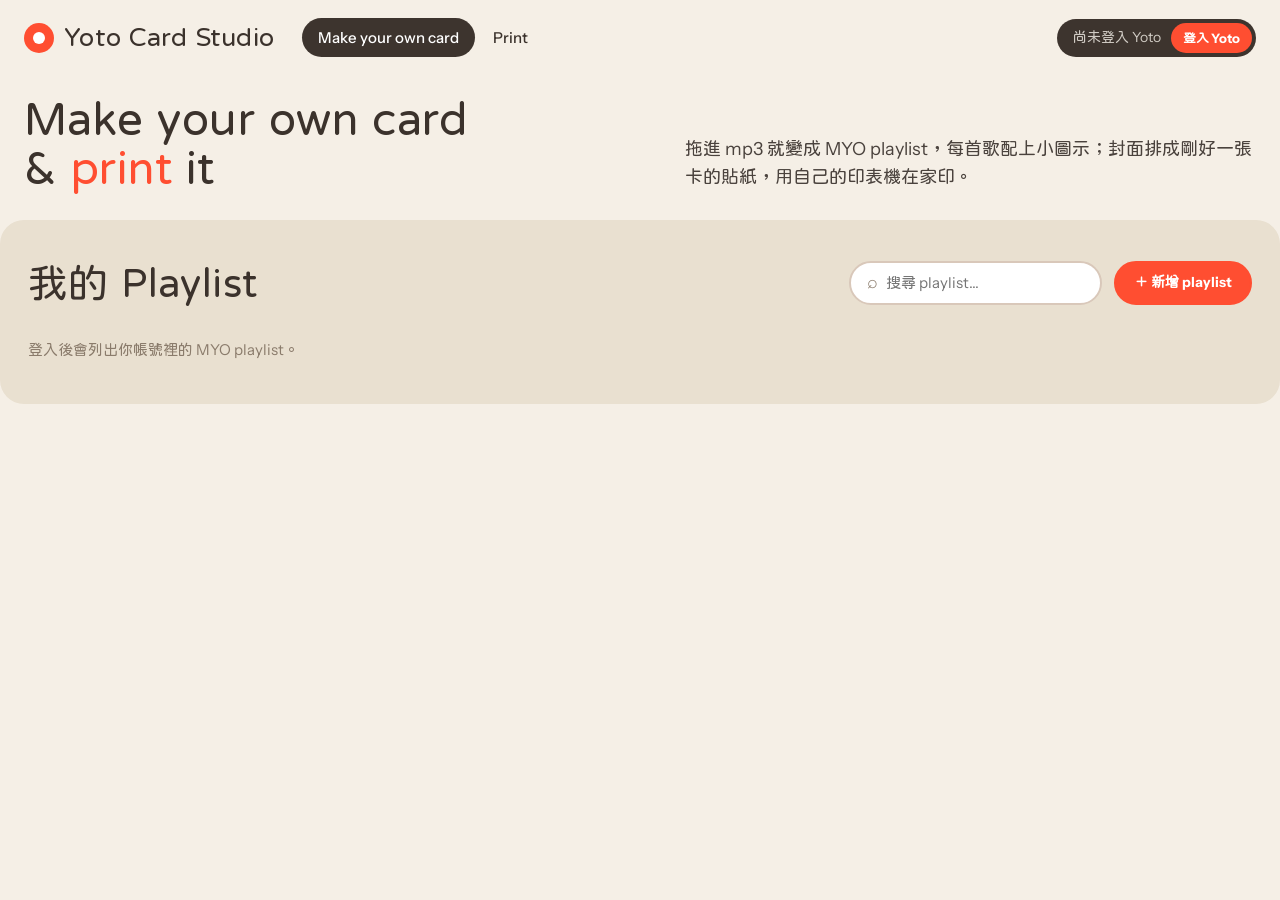
<file: index.html>
<!doctype html>
<html lang="zh-Hant">
<head>
<meta charset="utf-8">
<meta name="viewport" content="width=device-width, initial-scale=1">
<title>Yoto Card Studio</title>
<link rel="icon" href="data:image/svg+xml,%3Csvg xmlns='http://www.w3.org/2000/svg' viewBox='0 0 16 16'%3E%3Crect width='16' height='16' rx='3' fill='%23ff4e31'/%3E%3Ccircle cx='8' cy='8' r='3' fill='%23fff'/%3E%3C/svg%3E">
<link rel="preconnect" href="https://fonts.googleapis.com">
<link rel="preconnect" href="https://fonts.gstatic.com" crossorigin>
<link rel="stylesheet" href="https://fonts.googleapis.com/css2?family=Chewy&family=Huninn&family=Instrument+Sans:wght@400..700&display=swap">
<link rel="stylesheet" href="style.css">
</head>
<body>
<header class="topbar">
  <div class="brand"><span class="logo-dot"></span><h1>Yoto Card Studio</h1></div>
  <nav class="tabs">
    <button data-tab="playlists" class="active">Make your own card</button>
    <button data-tab="print">Print</button>
  </nav>
  <div class="account" id="account">
    <span id="account-status" class="muted">尚未登入 Yoto</span>
    <button id="btn-login" class="small">登入 Yoto</button>
    <button id="btn-logout" class="small ghost hidden">登出</button>
  </div>
</header>

<section class="hero">
  <h2>Make your own card<br>&amp; <em>print</em> it</h2>
  <p>拖進 mp3 就變成 MYO playlist，每首歌配上小圖示；封面排成剛好一張卡的貼紙，用自己的印表機在家印。</p>
</section>

<main>
  <!-- ① Make your own card（playlist） -->
  <section id="tab-playlists" class="tab active">
    <div id="playlist-list-view">
      <div class="list-head">
        <h2>我的 Playlist</h2>
        <div class="list-tools">
          <label class="search"><span aria-hidden="true">⌕</span><input id="playlist-search" type="search" placeholder="搜尋 playlist…" autocomplete="off"></label>
          <button id="btn-new-playlist" class="primary">＋ 新增 playlist</button>
        </div>
      </div>
      <p class="muted" id="playlist-list-hint">登入後會列出你帳號裡的 MYO playlist。</p>
      <ul id="playlist-list" class="cards"></ul>
    </div>

    <div id="playlist-edit-view" class="hidden">
      <div class="edit-topbar">
        <button id="btn-back-list" class="bare">‹ 回列表</button>
        <div class="edit-topbar-actions">
          <span class="muted small" id="edit-card-id"></span>
          <button id="btn-upload" class="primary">上傳到 Yoto</button>
        </div>
      </div>
      <div class="edit-layout">
        <aside class="edit-side">
          <div class="cover-box">
            <label class="cover" title="點擊更換封面">
              <img id="edit-cover" alt="" hidden>
              <span id="edit-cover-empty">＋ 封面圖<small>5:8 直式，會自動調整</small></span>
              <input id="cover-input" type="file" accept="image/*" hidden>
            </label>
            <label for="cover-input" class="cover-action">⇪ 更換封面</label>
          </div>
          <div class="side-fields">
            <label class="field">
              <span>分類</span>
              <select id="edit-category"></select>
            </label>
            <label class="field">
              <span>作者／演出</span>
              <input id="edit-author" type="text" placeholder="選填" maxlength="80">
            </label>
          </div>
        </aside>
        <section class="edit-main">
          <input id="edit-title" class="title-input" type="text" placeholder="Playlist 名稱" maxlength="80" aria-label="Playlist 名稱">
          <textarea id="edit-description" class="desc-input" rows="3" placeholder="描述（選填，會顯示在 Yoto App 裡）" aria-label="描述"></textarea>
          <div id="dropzone" class="tracks-panel">
            <div class="tracks-actions">
              <label class="btn primary">上傳 mp3<input id="file-input" type="file" accept="audio/mpeg,.mp3" multiple hidden></label>
              <label class="btn secondary">選擇整個資料夾<input id="folder-input" type="file" webkitdirectory multiple hidden></label>
            </div>
            <div class="tracks-head">
              <span id="edit-summary"></span>
              <span class="small muted">拖曳 ≡ 調整順序・點圖示換圖</span>
            </div>
            <ol id="track-list" class="tracks"></ol>
            <p class="drop-hint">也可以直接把 mp3 或整個資料夾拖進這個框。選資料夾會照檔名排序，裡面的 cover 圖自動當封面</p>
          </div>
          <div id="upload-log" class="log hidden"></div>
        </section>
      </div>
    </div>
  </section>
      </div>
    </div>
  </section>

  <!-- 列印標籤 -->
  <section id="tab-print" class="tab">
    <h2>列印卡片標籤</h2>
    <p class="muted">勾選要印的 playlist，卡片會依序排進右邊的畫布（清單右側的數字是排在第幾格），再到畫布上拖曳調整位置。每格跟 NFC 卡一樣大。</p>
    <div class="print-layout">
      <div class="print-controls">
        <label class="field layout-field">
          <span>紙張版型</span>
          <select id="print-layout"></select>
        </label>
        <p class="muted die-only paper-hint">座標是照<a href="https://shopee.tw/product/1228844109/27958401501" target="_blank" rel="noopener">這家的悠遊卡尺寸模切貼紙</a>量的，買這款就能直接印。</p>
        <ul id="print-list" class="print-list"><li class="muted">登入後會列出你的 playlist。</li></ul>
        <div class="print-options">
          <label class="field cut-only">
            <span>卡片間距</span>
            <select id="print-gap">
              <option value="3" selected>3 mm（好剪，建議）</option>
              <option value="0">0 mm（一刀剪兩張）</option>
              <option value="6">6 mm</option>
            </select>
          </label>
          <label class="field die-only">
            <span>出血</span>
            <select id="print-bleed-mm">
              <option value="2" selected>2 mm（建議，模切偏一點也不露白）</option>
              <option value="1">1 mm</option>
              <option value="0">不加</option>
            </select>
          </label>
          <label class="check cut-only"><input type="checkbox" id="print-bleed" checked> 出血 1 mm（剪歪也不露白）</label>
          <label class="check cut-only"><input type="checkbox" id="print-marks" checked> 裁切標記</label>
        </div>
        <details class="print-calib die-only">
          <summary>印表機校正（第一次使用必做）</summary>
          <ol class="small">
            <li>用<strong>一般 A4 紙</strong>按「印校正頁」。</li>
            <li>把印好的紙疊在貼紙紙上，對著光看框線有沒有對齊貼紙的模切線。</li>
            <li>偏了就在下面輸入位移（往右／往下為正），再印一次確認。設定會記住。</li>
          </ol>
          <div class="row gap">
            <label class="field"><span>X 位移（mm）</span><input type="number" id="print-offx" step="0.25" value="0"></label>
            <label class="field"><span>Y 位移（mm）</span><input type="number" id="print-offy" step="0.25" value="0"></label>
          </div>
          <button id="btn-calib" class="ghost">印校正頁</button>
        </details>
        <div class="row between">
          <span id="print-summary" class="muted"></span>
          <button id="btn-print" class="primary" disabled>列印</button>
        </div>
        <p class="muted small" id="print-hint"></p>
        <div class="export-box">
          <h3>送 ibon 列印</h3>
          <p class="small" id="export-hint"></p>
          <button id="btn-ibon-upload" class="primary hidden" disabled>上傳到 ibon，取得取件編號</button>
          <button id="btn-export-ibon" class="primary" disabled>下載並開啟 ibon 上傳頁</button>
          <div id="ibon-result" class="ibon-result hidden"></div>
          <div class="row gap export-more">
            <span class="small muted">只下載：</span>
            <button id="btn-export-pdf" class="small ghost" disabled>PDF</button>
            <button id="btn-export-jpg" class="small ghost" disabled>JPG</button>
          </div>
          <p class="small muted" id="export-status"></p>
        </div>
      </div>
      <section class="print-canvas">
        <div class="canvas-bar">
          <h3>排版畫布</h3>
          <span class="small muted">拖曳卡片到其他格子就能換位置，拖到空格也可以</span>
        </div>
        <div id="print-preview" class="print-preview"></div>
      </section>
    </div>
  </section>
</main>

<div id="toast" class="toast hidden"></div>
<!-- 列印時只顯示這裡（見 style.css 的 @media print） -->
<div id="print-sheets" aria-hidden="true"></div>
<script type="module" src="app.js"></script>
</body>
</html>
</file>
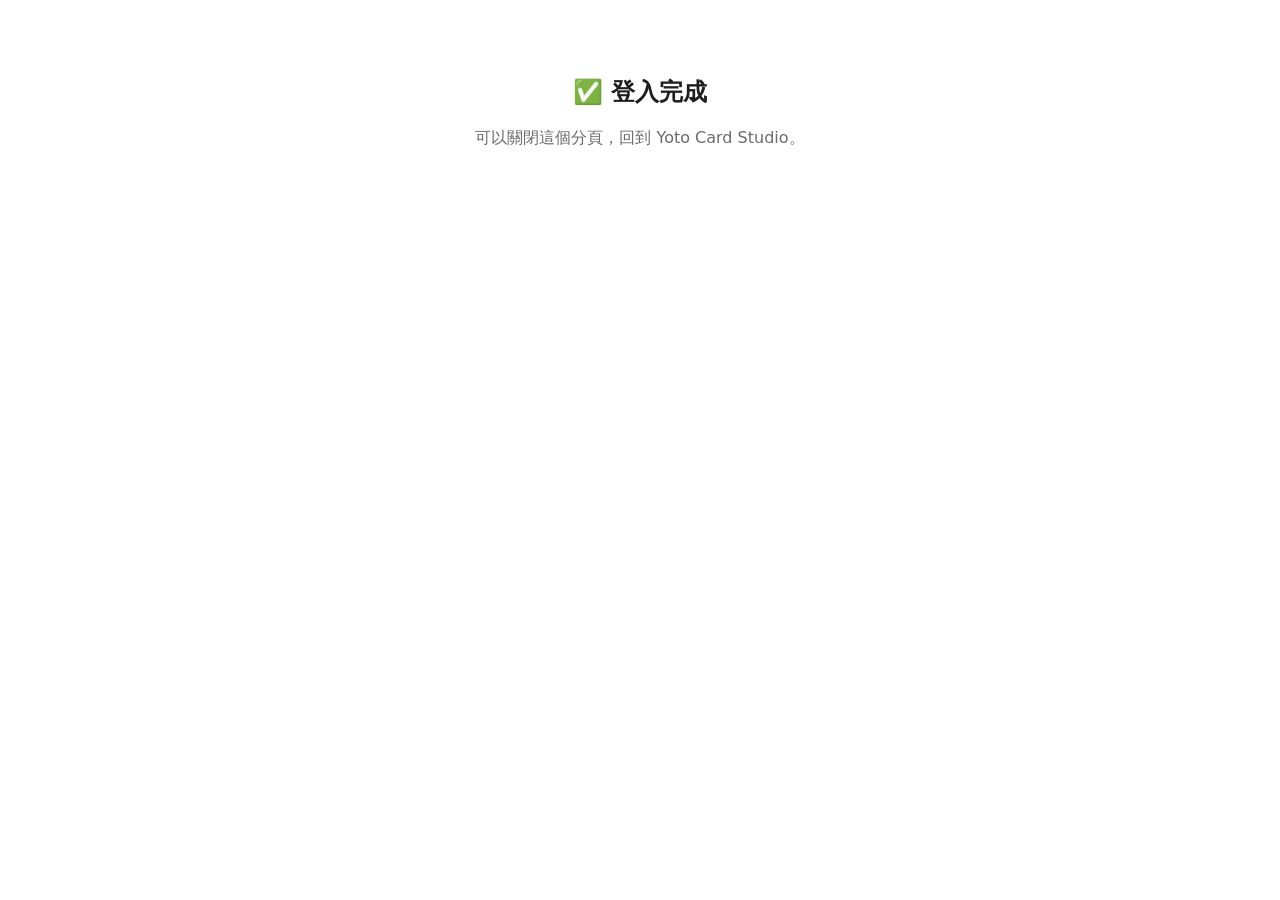
<file: callback.html>
<!doctype html>
<html lang="zh-Hant">
<head>
<meta charset="utf-8">
<title>Yoto 登入</title>
<style>body{font:16px -apple-system,system-ui,sans-serif;padding:3rem;text-align:center;color:#1e1e1e}</style>
</head>
<body>
<h2 id="msg">登入處理中…</h2>
<p id="sub" style="color:#6b6b6b"></p>
<script>
  const p = new URLSearchParams(location.search);
  const payload = {
    code: p.get('code'),
    state: p.get('state'),
    error: p.get('error'),
    error_description: p.get('error_description'),
  };
  const ch = new BroadcastChannel('yoto-auth');
  ch.postMessage(payload);
  ch.close();
  if (payload.error) {
    document.getElementById('msg').textContent = '登入失敗';
    document.getElementById('sub').textContent = payload.error_description || payload.error;
  } else {
    document.getElementById('msg').textContent = '✅ 登入完成';
    document.getElementById('sub').textContent = '可以關閉這個分頁，回到 Yoto Card Studio。';
    setTimeout(() => window.close(), 1500);
  }
</script>
</body>
</html>
</file>
<file: style.css>
:root {
  /* 配色參考 yotolabels.com：奶油底、暖棕文字、番茄橘重點色 */
  --bg: #f5efe6;          /* 頁面底色 */
  --surface: #e9e0d0;     /* 工作區大圓角面板 */
  --panel: #fbf7f0;       /* 卡片、清單項目 */
  --field: #ffffff;       /* 輸入框 */
  --heading: #3b322c;
  --text: #4a423d;
  --muted: #8a7b6b;
  --line: #d9c8ba;
  --accent: #ff4e31;
  --accent-dark: #e8401f;
  --accent-soft: #fff0eb;
  --dark: #3d342e;
  --ok: #3f8f5a;
  --warn-bg: #fff4dc;
  --warn-line: #ecc77a;
  --err: #d23a22;
  --radius: 16px;
  --display: "Chewy", "Huninn", "Instrument Sans", system-ui, sans-serif;
  font-family: "Instrument Sans", "Huninn", -apple-system, "PingFang TC", "Noto Sans TC", system-ui, sans-serif;
}
* { box-sizing: border-box; }
body { margin: 0; background: var(--bg); color: var(--text); font-size: 15px; line-height: 1.55; }
h1, h2, h3 { color: var(--heading); font-family: var(--display); font-weight: 400; letter-spacing: .01em; }
h1 { font-size: 26px; margin: 0; line-height: 1; }
h2 { font-size: 28px; margin: 0 0 12px; }
h3 { font-size: 19px; margin: 0 0 6px; }
.muted { color: var(--muted); }
.hidden { display: none !important; }

.topbar {
  display: flex; align-items: center; gap: 28px; flex-wrap: wrap;
  max-width: 1440px; margin: 0 auto; padding: 18px 24px;
}
.brand { display: flex; align-items: center; gap: 10px; }
.brand .logo-dot { width: 30px; height: 30px; border-radius: 50%; background: var(--accent); display: grid; place-items: center; }
.brand .logo-dot::after { content: ""; width: 12px; height: 12px; border-radius: 50%; background: #fff; }
.tabs { display: flex; gap: 2px; flex: 1; flex-wrap: wrap; }
.tabs button {
  background: none; border: none; padding: 8px 16px; border-radius: 999px;
  font-size: 15px; font-weight: 500; cursor: pointer; color: var(--heading);
}
.tabs button:hover { background: var(--surface); }
.tabs button.active { background: var(--dark); color: #fff; }
.account {
  display: flex; align-items: center; gap: 10px; background: var(--dark); color: #fff;
  border-radius: 999px; padding: 4px 4px 4px 16px; font-size: 14px;
}
.account .muted { color: rgba(251, 247, 240, .78); }
.account button { border: none; }
.account #btn-login { background: var(--accent); color: #fff; font-weight: 700; }
.account #btn-logout { background: transparent; color: #fff; }

.hero {
  max-width: 1440px; margin: 8px auto 0; padding: 12px 24px 28px;
  display: grid; grid-template-columns: 1.1fr 1fr; gap: 32px; align-items: end;
}
.hero h2 { font-size: 46px; line-height: 1.05; margin: 0; }
.hero h2 em { font-style: normal; color: var(--accent); }
.hero p { margin: 0; font-size: 18px; color: var(--text); }

main {
  max-width: 1440px; margin: 0 auto 48px; padding: 28px;
  background: var(--surface); border-radius: 24px;
}
.tab { display: none; }
.tab.active { display: block; }
#tab-cards, #tab-reader { max-width: 860px; margin: 0 auto; }

button {
  font: inherit; font-size: 14px; font-weight: 600; cursor: pointer; border-radius: 999px; padding: 9px 18px;
  border: 2px solid var(--line); background: var(--field); color: var(--heading);
  transition: background .15s, border-color .15s, transform .1s;
}
button:not(:disabled):active { transform: translateY(1px); }
button:not(:disabled):hover { border-color: var(--muted); }
button:disabled { opacity: .45; cursor: not-allowed; }
button.primary { background: var(--accent); border-color: var(--accent); color: #fff; font-weight: 700; }
button.primary:not(:disabled):hover { background: var(--accent-dark); border-color: var(--accent-dark); }
button.ghost { background: var(--field); }
button.small { padding: 5px 12px; font-size: 13px; }
button.danger { color: var(--err); }

.row { display: flex; align-items: center; }
.row.between { justify-content: space-between; }
.row.gap { gap: 12px; }

.status { padding: 3px 12px; border-radius: 999px; font-size: 13px; background: var(--panel); }
.status.on { background: #dff3e6; color: var(--ok); }
.status.off { background: var(--panel); color: var(--muted); }

.kv { display: grid; grid-template-columns: 120px 1fr; gap: 4px 12px; margin: 16px 0; }
.kv dt { color: var(--muted); }
.kv dd { margin: 0; font-family: ui-monospace, Menlo, monospace; word-break: break-all; }

.notice {
  background: var(--panel); border: 1px solid var(--line); border-radius: var(--radius);
  padding: 12px 16px; margin: 12px 0;
}
.notice.warn { background: var(--warn-bg); border-color: var(--warn-line); }
.help { margin-top: 24px; color: var(--muted); }
.help summary { cursor: pointer; }

.step { background: var(--panel); border: 1px solid var(--line); border-radius: var(--radius); padding: 16px; margin: 12px 0; }
.cardinfo { margin-top: 12px; font-family: ui-monospace, Menlo, monospace; font-size: 13px; }
.cardinfo .url { font-size: 15px; font-weight: 600; word-break: break-all; }
.log-list { list-style: none; padding: 0; margin: 12px 0 0; font-size: 14px; }
.log-list li { padding: 6px 0; border-top: 1px dashed var(--line); }
.log-list li.ok::before { content: "✓ "; color: var(--ok); }
.log-list li.err::before { content: "✖ "; color: var(--err); }

/* playlist */
/* playlist 列表：一張張卡片（5:8 封面，跟 Yoto App 一樣） */
.list-head { display: flex; align-items: center; justify-content: space-between; gap: 16px; flex-wrap: wrap; margin: 4px 0 24px; }
.list-head h2 { font-size: 40px; margin: 0; }
.list-tools { display: flex; align-items: center; gap: 12px; }
.search { display: flex; align-items: center; gap: 6px; height: 44px; padding: 0 16px; border-radius: 999px; background: var(--field); border: 2px solid var(--line); }
.search:focus-within { border-color: var(--accent); }
.search span { color: var(--muted); font-size: 18px; }
.search input { border: none; outline: none; background: transparent; font: inherit; font-size: 15px; width: 200px; color: var(--text); }
.cards { list-style: none; padding: 0; margin: 0; display: grid; gap: 36px 32px; grid-template-columns: repeat(auto-fill, minmax(180px, 1fr)); }
.cards li { display: flex; flex-direction: column; gap: 4px; cursor: pointer; min-width: 0; }
.card-cover {
  position: relative; aspect-ratio: 5 / 8; border-radius: 22px; overflow: hidden;
  background: var(--panel); border: 1px solid var(--line);
  box-shadow: 0 2px 6px rgba(59, 50, 44, .08); transition: transform .15s, box-shadow .15s;
}
.cards li:hover .card-cover { transform: translateY(-3px) rotate(-1deg); box-shadow: 0 12px 26px rgba(59, 50, 44, .18); }
.card-cover img { width: 100%; height: 100%; object-fit: fill; display: block; } /* 跟 App 一樣直接填滿 */
.card-cover .no-img { position: absolute; inset: 0; display: grid; place-items: center; padding: 12px; text-align: center; color: var(--muted); font-size: 14px; }
/* 前面加 .cards 提高優先順序，蓋過 button.small 的 padding，✕ 才會置中 */
.cards .card-delete {
  position: absolute; top: 8px; right: 8px; width: 30px; height: 30px; padding: 0; border-radius: 50%;
  border: none; background: rgba(255, 255, 255, .92); color: var(--err);
  display: grid; place-items: center; font-size: 14px; line-height: 1;
  opacity: 0; transition: opacity .15s;
}
.cards .card-delete svg { width: 12px; height: 12px; display: block; }
.cards li:hover .card-delete, .card-delete:focus-visible { opacity: 1; }
@media (hover: none) { .cards .card-delete { opacity: 1; } }
.card-title { color: var(--heading); font-size: 17px; line-height: 1.3; margin-top: 10px;
  display: -webkit-box; -webkit-line-clamp: 2; -webkit-box-orient: vertical; overflow: hidden; }
.card-meta { font-size: 14px; }
.field { display: block; margin: 12px 0; }
.field span { display: block; font-size: 13px; font-weight: 600; color: var(--heading); margin-bottom: 6px; }
.field input[type=text], .field select, .field textarea { width: 100%; font: inherit; font-size: 14px; color: var(--text); padding: 9px 12px; border: 1px solid var(--line); border-radius: 8px; background: var(--field); box-shadow: 0 1px 2px rgba(0,0,0,.05); }
.field input:focus, .field select:focus, .field textarea:focus { outline: 2px solid var(--accent); outline-offset: 1px; }
.field textarea { resize: vertical; }
.field.grow { flex: 1; }
/* 卡片內頁（參考 Yoto MYO）：上方回列表／上傳；左邊封面框＋分類作者，右邊大標題、描述、曲目面板 */
.edit-topbar { display: flex; align-items: center; justify-content: space-between; gap: 12px; margin: -4px 0 28px; }
.edit-topbar-actions { display: flex; align-items: center; gap: 14px; }
button.bare { border: none; background: none; padding: 6px 0; font-size: 17px; font-weight: 600; color: var(--heading); }
button.bare:hover { color: var(--accent); }
.edit-layout { display: grid; grid-template-columns: minmax(260px, 380px) minmax(0, 1fr); gap: 48px; align-items: start; }
.edit-side { position: sticky; top: 16px; display: grid; gap: 20px; }
.cover-box { background: var(--panel); border-radius: 22px; padding: 40px 48px 22px; display: grid; justify-items: center; gap: 14px; }
.cover {
  position: relative; width: min(100%, 200px); aspect-ratio: 5 / 8; border-radius: 16px; /* 5:8，跟 Yoto App 卡片格子一致 */
  border: 2px dashed var(--line); background: var(--field);
  display: flex; align-items: center; justify-content: center; color: var(--muted); cursor: pointer; overflow: hidden;
  box-shadow: 0 10px 26px rgba(59, 50, 44, .16);
}
.cover:has(img:not([hidden])) { border: none; }
.cover:hover { border-color: var(--accent); }
#edit-cover-empty { display: grid; gap: 4px; text-align: center; font-weight: 600; padding: 8px; }
#edit-cover-empty small { font-weight: 400; font-size: 12px; }
.cover-action { cursor: pointer; font-size: 15px; font-weight: 600; color: var(--heading); padding: 6px 12px; border-radius: 999px; }
.cover-action:hover { background: var(--surface); }
.side-fields { display: grid; grid-template-columns: 1fr 1fr; gap: 12px; }
.side-fields .field { margin: 0; min-width: 0; }
.side-fields select, .side-fields input[type=text] { height: 42px; }
.edit-main { min-width: 0; display: grid; gap: 16px; }
.title-input {
  width: 100%; font: inherit; font-family: var(--display); font-size: 52px; line-height: 1.1; color: var(--heading);
  border: 2px solid transparent; border-radius: 12px; background: transparent; padding: 2px 10px; margin-left: -12px;
}
.title-input:hover { border-color: var(--line); }
.title-input:focus { outline: none; border-color: var(--accent); background: var(--field); }
.desc-input { width: 100%; font: inherit; font-size: 16px; color: var(--text); padding: 14px 16px; border: 2px solid var(--line); border-radius: 12px; background: var(--field); resize: vertical; }
.desc-input:focus { outline: none; border-color: var(--accent); }
.tracks-panel { border: 2px solid var(--line); border-radius: 22px; background: var(--field); padding: 18px; display: grid; gap: 12px; margin-top: 8px; transition: border-color .15s, background .15s; }
.tracks-panel.over { border-color: var(--accent); background: var(--accent-soft); }
.tracks-actions { display: grid; grid-template-columns: 1fr 1fr; gap: 12px; }
label.btn { display: flex; align-items: center; justify-content: center; height: 52px; border-radius: 999px; font-weight: 700; font-size: 16px; cursor: pointer; transition: background .15s; }
label.btn.primary { background: var(--accent); color: #fff; }
label.btn.primary:hover { background: var(--accent-dark); }
label.btn.secondary { background: var(--surface); color: var(--heading); }
label.btn.secondary:hover { background: var(--line); }
.tracks-head { display: flex; justify-content: space-between; align-items: baseline; gap: 12px; padding: 4px 4px 0; font-weight: 600; color: var(--heading); }
.drop-hint { margin: 0; text-align: center; font-size: 13px; color: var(--muted); }
.cover img { width: 100%; height: 100%; object-fit: fill; } /* 跟 App 一樣直接填滿，不合比例的舊封面會看到變形 */
.tracks { list-style: none; padding: 0; margin: 0; display: grid; gap: 8px; }
.track {
  display: grid; grid-template-columns: 18px 22px 40px minmax(0, 1fr) auto auto auto; align-items: center; gap: 10px;
  padding: 8px 6px; border-radius: 12px; border-bottom: 1px solid var(--surface);
}
.track:hover { background: var(--panel); }
.track .handle { color: var(--muted); cursor: grab; font-size: 18px; text-align: center; user-select: none; }
.track .meta { font-size: 14px; color: var(--muted); white-space: nowrap; font-variant-numeric: tabular-nums; }
.track.dragging { opacity: .4; }
.track .num { color: var(--muted); font-variant-numeric: tabular-nums; text-align: right; }
.track .icon { width: 40px; height: 40px; image-rendering: pixelated; border-radius: 8px; background: var(--dark); cursor: pointer; border: 1px solid var(--line); }
.track input[type=text] { width: 100%; font: inherit; color: var(--text); padding: 6px 10px; border: 1px solid transparent; border-radius: 6px; background: transparent; }
.track input[type=text]:focus { border-color: var(--line); outline: none; }
.track .file { font-size: 12px; color: var(--muted); padding-left: 11px; } /* 跟上面標題輸入框的文字對齊（10px padding + 1px 邊框） */
.track .state { font-size: 13px; min-width: 56px; text-align: right; }
.track .state.ok { color: var(--ok); }
.track .state.err { color: var(--err); }
.log { background: var(--dark); color: #f5efe6; font-family: ui-monospace, Menlo, monospace; font-size: 12px; padding: 12px; border-radius: 8px; max-height: 240px; overflow: auto; white-space: pre-wrap; }

/* icon picker */
.modal-backdrop { position: fixed; inset: 0; background: rgba(59,50,44,.45); display: flex; align-items: center; justify-content: center; z-index: 20; }
.modal { background: var(--panel); border-radius: 24px; padding: 24px 28px; box-shadow: 0 20px 60px rgba(59,50,44,.25); width: min(640px, 92vw); max-height: 85vh; overflow: auto; }
.icon-grid { display: grid; grid-template-columns: repeat(auto-fill, 56px); gap: 8px; margin-top: 12px; }
.icon-grid img { width: 56px; height: 56px; image-rendering: pixelated; border-radius: 8px; background: var(--dark); cursor: pointer; border: 2px solid transparent; }
.icon-grid img:hover { border-color: var(--accent); }

.toast {
  position: fixed; left: 50%; bottom: 24px; transform: translateX(-50%);
  background: var(--dark); color: #fff; padding: 10px 20px; border-radius: 999px; font-size: 14px; font-weight: 500; z-index: 30;
  max-width: 90vw;
}
.toast.err { background: var(--err); }

/* ---------- 列印標籤 ---------- */
#tab-print { max-width: none; }
.print-layout { display: grid; grid-template-columns: 360px minmax(0, 1fr); gap: 28px; align-items: start; }
.print-controls { position: sticky; top: 16px; display: grid; gap: 12px; }
.print-list { list-style: none; padding: 0; margin: 0; display: grid; gap: 6px; max-height: 46vh; overflow: auto; }
.print-list li {
  display: grid; grid-template-columns: auto 30px 1fr auto; gap: 10px; align-items: center; cursor: pointer;
  background: var(--panel); border: 1px solid var(--line); border-radius: 10px; padding: 6px 8px;
}
.print-list .order:not(:empty) {
  min-width: 22px; height: 22px; padding: 0 6px; border-radius: 11px; background: var(--accent); color: #fff;
  font-size: 12px; font-weight: 600; display: inline-flex; align-items: center; justify-content: center;
}
.print-list li input[type=checkbox] { width: 18px; height: 18px; accent-color: var(--accent); }
.print-list li.selected { border-color: var(--accent); background: var(--accent-soft); }
.print-list .thumb { width: 30px; height: 48px; border-radius: 3px; object-fit: fill; background: var(--line); } /* 5:8 */
.print-list .thumb.empty { display: inline-block; }
.print-list .name { font-size: 14px; line-height: 1.3; }
.print-options { display: grid; grid-template-columns: 1fr 1fr; gap: 4px 12px; background: var(--panel); border: 1px solid var(--line); border-radius: var(--radius); padding: 10px 12px; }
.print-options .field { margin: 0; }
.print-options .check { grid-column: span 2; font-size: 14px; display: flex; gap: 6px; align-items: center; }
.small { font-size: 12px; }

/* 排版畫布：點點底紋，紙張依畫布寬度自動縮放（ui-print.js fitPreview） */
.print-canvas {
  position: sticky; top: 16px; border-radius: 22px; border: 1px solid var(--line); overflow: hidden;
  background-color: var(--panel);
  background-image: radial-gradient(rgba(59, 50, 44, .14) 1px, transparent 1.2px);
  background-size: 18px 18px;
}
.canvas-bar { display: flex; align-items: baseline; justify-content: space-between; gap: 12px; flex-wrap: wrap;
  padding: 14px 20px; background: rgba(251, 247, 240, .92); border-bottom: 1px solid var(--line); }
.canvas-bar h3 { margin: 0; }
.print-preview {
  display: grid; grid-template-columns: repeat(var(--cols, 1), max-content); gap: 24px;
  justify-content: center; align-content: start; padding: 24px; min-height: 60vh; max-height: calc(100vh - 110px); overflow: auto;
}
.print-preview .sheet { border-radius: 4px; box-shadow: 0 10px 30px rgba(59, 50, 44, .18); }
/* 拖曳感應區（只在預覽） */
.sheet-svg .slot-hit { fill: transparent; stroke: none; }
.sheet-svg .slot-hit[data-id] { cursor: grab; }
.sheet-svg .slot-hit[data-id]:hover { fill: rgba(255, 78, 49, .08); stroke: var(--accent); stroke-width: .5; }
.print-preview.dragging, .print-preview.dragging .slot-hit { cursor: grabbing; }
.print-preview.dragging .slot-hit { stroke: rgba(59, 50, 44, .35); stroke-width: .35; stroke-dasharray: 1.5 1; }
.sheet-svg .slot-hit.from { fill: rgba(245, 239, 230, .75); }
.sheet-svg .slot-hit.over { fill: rgba(255, 78, 49, .18); stroke: var(--accent); stroke-width: .8; stroke-dasharray: none; }
.drag-ghost {
  position: fixed; left: 0; top: 0; z-index: 50; pointer-events: none; width: 72px; aspect-ratio: 5 / 8;
  margin: -58px 0 0 -36px; border-radius: 6px; overflow: hidden; background: var(--field);
  box-shadow: 0 14px 30px rgba(59, 50, 44, .35); rotate: -4deg;
}
.drag-ghost img { width: 100%; height: 100%; object-fit: fill; display: block; }
.drag-ghost span { display: grid; place-items: center; height: 100%; padding: 6px; font-size: 11px; text-align: center; }
.sheet { position: relative; background: #fff; overflow: hidden; }
.sheet.empty-sheet { width: 210mm; height: 297mm; display: flex; align-items: center; justify-content: center; }
.sheet-svg { display: block; }
/* foreignObject 內 1px = SVG 的 1 單位 = 1 mm，所以這裡的 px 就是 mm */
.no-cover { width: 100%; height: 100%; display: flex; align-items: center; justify-content: center; text-align: center;
  padding: 4px; box-sizing: border-box; font: 4px/1.3 -apple-system, "PingFang TC", sans-serif; color: #555; }
.layout-field { margin: 0; }
.paper-hint { font-size: 13px; margin: 6px 0 0; }
.print-calib { background: var(--panel); border: 1px solid var(--line); border-radius: var(--radius); padding: 10px 12px; }
.print-calib summary { cursor: pointer; font-weight: 600; }
.print-calib ol { padding-left: 20px; margin: 8px 0; color: var(--muted); }
.print-calib input[type=number] { width: 100%; font: inherit; padding: 6px 8px; border: 1px solid var(--line); border-radius: 6px; }
.print-calib .field { margin: 6px 0; flex: 1; }
/* SVG 內的線條（單位 mm） */
.sheet-svg .outline { fill: none; stroke: #999; stroke-width: 0.15; stroke-dasharray: 1 0.8; }
.sheet.calibration .outline { stroke: #000; stroke-width: 0.1; stroke-dasharray: none; }
.sheet-svg .printable { fill: none; stroke: #ff4e31; stroke-width: 0.25; stroke-dasharray: 1.5 1; }
.sheet-svg .safe { fill: none; stroke: #2a7de1; stroke-width: 0.15; stroke-dasharray: 0.8 0.6; }
.sheet-svg .dot { fill: #222; }
.sheet-svg .mark line, .sheet-svg .cal line { stroke: #000; stroke-width: 0.2; }
.sheet-svg .cal-text { font: 3px -apple-system, "PingFang TC", sans-serif; fill: #333; text-anchor: middle; }

/* 列印時只輸出 #print-sheets */
#print-sheets { display: none; }
@page { size: 210mm 297mm; margin: 0; } /* 依版型由 ui-print.js 覆寫 */
@media print {
  html, body { background: #fff !important; margin: 0; }
  body > *:not(#print-sheets) { display: none !important; }
  #print-sheets { display: block; }
  #print-sheets .sheet { break-after: page; page-break-after: always; }
  #print-sheets .sheet:last-child { break-after: auto; page-break-after: auto; }
  * { -webkit-print-color-adjust: exact; print-color-adjust: exact; }
}

/* Client ID 設定視窗 */
.modal.setup ol { padding-left: 20px; line-height: 1.7; }
.modal.setup code { background: var(--surface); padding: 1px 6px; border-radius: 4px; font-size: 13px; word-break: break-all; }
.modal.setup input[data-id] { width: 100%; font: inherit; padding: 9px 12px; border: 1px solid var(--line); border-radius: 8px; margin: 8px 0 12px; }
.copy-row { display: flex; gap: 8px; align-items: center; margin: 4px 0; }

/* 送 ibon 列印 */
.export-box { background: var(--panel); border: 1px solid var(--line); border-radius: var(--radius); padding: 14px 16px; }
.export-box h3 { margin-bottom: 4px; }
.export-box p { margin: 0 0 10px; line-height: 1.6; }
.export-box .row { flex-wrap: wrap; }
#btn-export-ibon { width: 100%; }
.export-more { margin-top: 8px; gap: 6px; }
#export-status:empty { display: none; }
#export-status.err { color: var(--err); font-weight: 600; }

@media (max-width: 860px) {
  .hero { grid-template-columns: 1fr; gap: 12px; }
  .hero h2 { font-size: 34px; }
  main { padding: 16px; border-radius: 18px; margin: 0 8px 32px; }
  .print-layout { grid-template-columns: 1fr; }
  .edit-layout { grid-template-columns: 1fr; gap: 28px; }
  .edit-side { position: static; }
  .title-input { font-size: 36px; }
  .list-head h2 { font-size: 30px; }
  .search input { width: 140px; }
  .print-controls { position: static; }
  .print-canvas { position: static; }
}

/* ibon 取件編號 */
.ibon-result { margin-top: 12px; padding: 14px 16px; border-radius: 14px; background: var(--field); border: 2px solid var(--accent); display: grid; gap: 4px; }
.ibon-result .pincode { font-family: ui-monospace, Menlo, monospace; font-size: 30px; font-weight: 700; letter-spacing: .12em; color: var(--heading); user-select: all; }
#btn-ibon-upload { width: 100%; }
</file>
